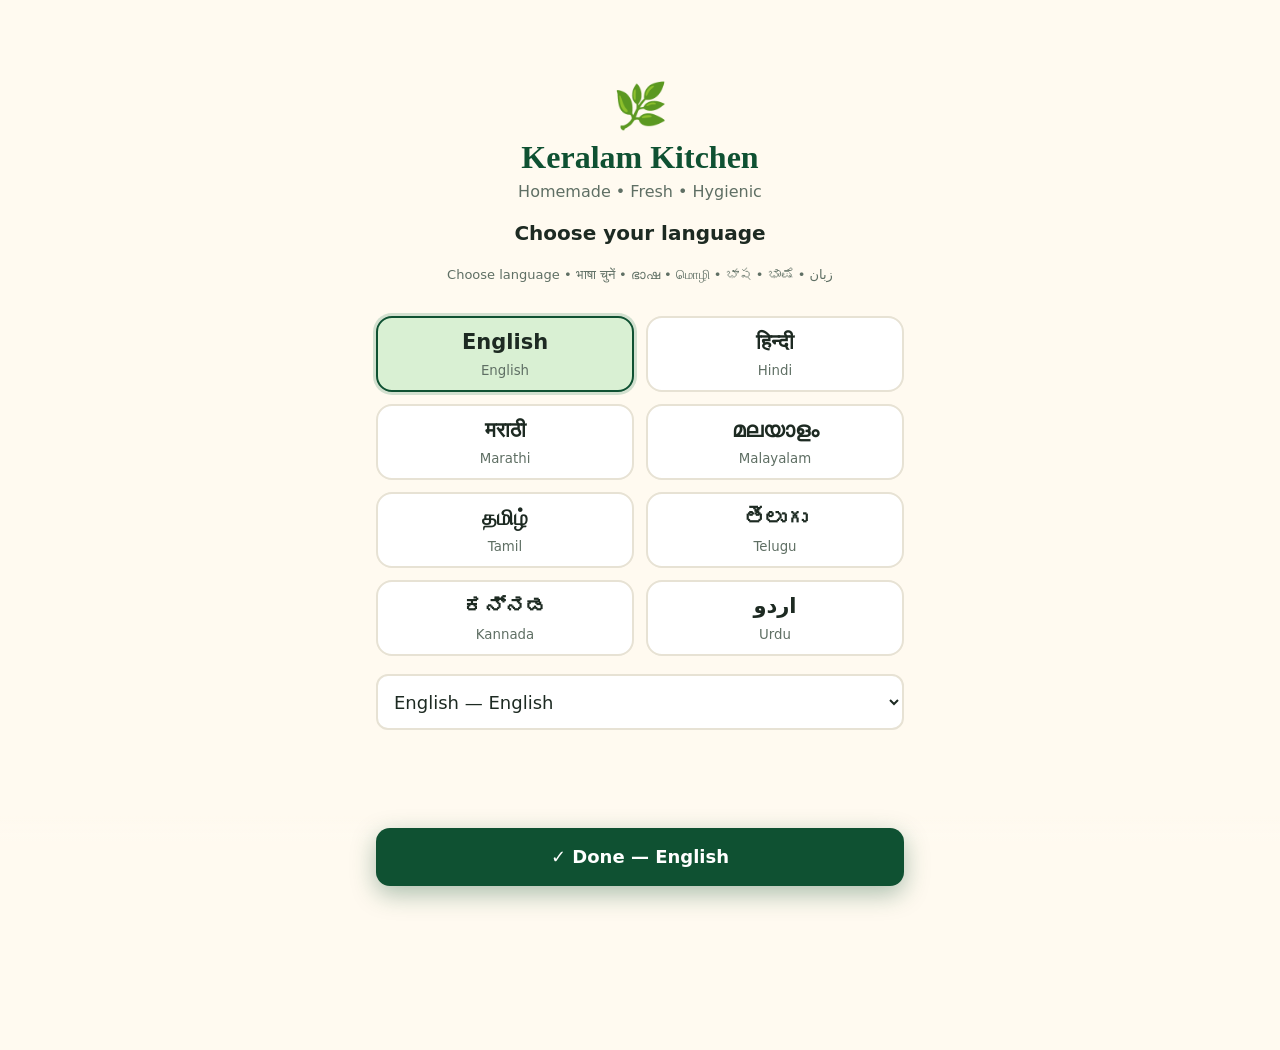
<file: index.html>
<!doctype html>
<html lang="en">
<head>
<meta charset="utf-8">
<meta name="viewport" content="width=device-width, initial-scale=1, viewport-fit=cover">
<meta name="theme-color" content="#0f5132">
<title>Keralam Kitchen — Homemade • Fresh • Hygienic</title>
<meta name="description" content="Order fresh homemade Idli & Dosa batter, coconut chutney, rotis and more.">
<link rel="manifest" href="manifest.json">
<link rel="icon" href="icon.svg" type="image/svg+xml">
<link rel="apple-touch-icon" href="icon-192.png">
<link rel="stylesheet" href="styles.css?v=6">
</head>
<body>
<div id="app"></div>
<noscript>Please enable JavaScript. WhatsApp / Call: 9594727293 / 7045610770</noscript>
<script src="config.js?v=6"></script>
<script src="core.js?v=6"></script>
<script src="i18n.js?v=6"></script>
<script src="common.js?v=6"></script>
<script src="app.js?v=6"></script>
</body>
</html>
</file>
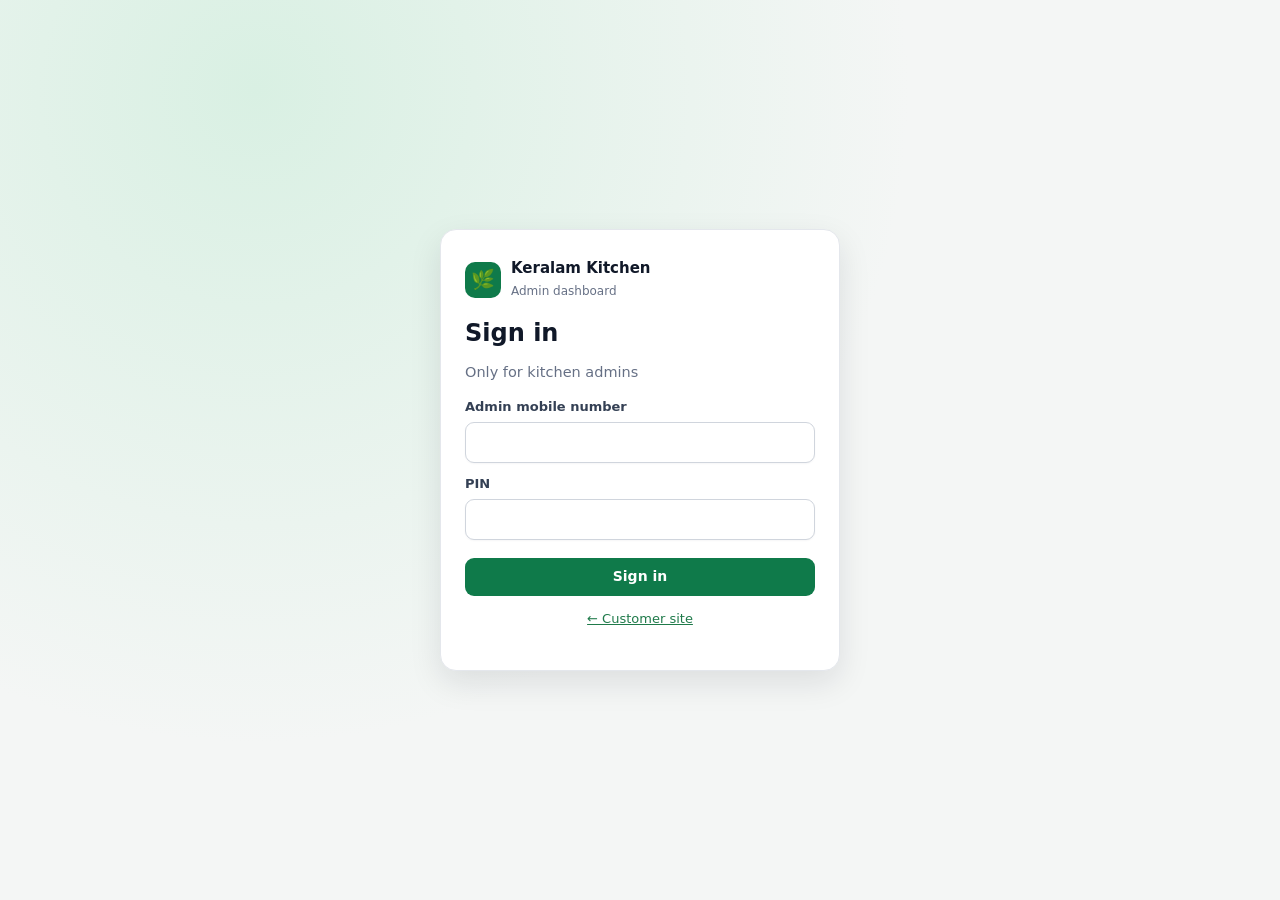
<file: admin.html>
<!doctype html>
<html lang="en">
<head>
<meta charset="utf-8">
<meta name="viewport" content="width=device-width, initial-scale=1, viewport-fit=cover">
<meta name="theme-color" content="#0b2a1c">
<meta name="robots" content="noindex">
<title>Keralam Kitchen — Admin</title>
<link rel="manifest" href="manifest.json">
<link rel="icon" href="icon.svg" type="image/svg+xml">
<link rel="stylesheet" href="styles.css?v=6">
<link rel="stylesheet" href="admin.css?v=6">
</head>
<body class="adm">
<div id="app"></div>
<script src="config.js?v=6"></script>
<script src="core.js?v=6"></script>
<script src="common.js?v=6"></script>
<script src="admin.js?v=6"></script>
</body>
</html>
</file>
<file: styles.css>
:root {
  --green: #0f5132; --green2: #1f7a4a; --leaf: #d9f0d3; --gold: #f4b91e; --gold2: #ffe08a;
  --cream: #fffaf0; --card: #ffffff; --ink: #1d2a22; --muted: #5f6f64; --line: #e7e2d4;
  --red: #b3261e; --warn: #fff1d6; --radius: 18px; --shadow: 0 4px 18px rgba(15, 81, 50, .10);
}
* { box-sizing: border-box; -webkit-tap-highlight-color: transparent; }
html, body { margin: 0; background: var(--cream); color: var(--ink); font-family: system-ui, -apple-system, "Segoe UI", Roboto, "Noto Sans", sans-serif; font-size: 16px; line-height: 1.45; }
body { padding-bottom: calc(150px + env(safe-area-inset-bottom)); }
button, input, select, textarea { font: inherit; color: inherit; }
img { max-width: 100%; display: block; }
a { color: var(--green2); }
.wrap { max-width: 680px; margin: 0 auto; padding: 0 16px; }
.muted { color: var(--muted); }
.small { font-size: 13px; }
.hidden { display: none !important; }
h1, h2, h3 { line-height: 1.2; margin: .2em 0 .4em; }
h1 { font-family: Georgia, "Times New Roman", serif; }

/* Buttons */
.btn { border: 0; border-radius: 14px; padding: 12px 18px; font-weight: 700; cursor: pointer; background: var(--leaf); color: var(--green); min-height: 48px; display: inline-flex; align-items: center; justify-content: center; gap: 8px; text-decoration: none; }
.btn.primary { background: var(--green); color: #fff; }
.btn.gold { background: var(--gold); color: #3a2b00; }
.btn.wa { background: #25d366; color: #fff; }
.btn.ghost { background: transparent; border: 2px solid var(--line); color: var(--ink); }
.btn.danger { background: #fde8e6; color: var(--red); }
.btn.big { width: 100%; font-size: 18px; min-height: 58px; }
.btn.sm { min-height: 38px; padding: 8px 12px; font-size: 14px; border-radius: 11px; }
.btn:disabled, .btn.disabled { opacity: .4; pointer-events: none; filter: grayscale(1); }
.chip { border: 2px solid var(--line); background: #fff; border-radius: 999px; padding: 8px 14px; font-weight: 600; cursor: pointer; min-height: 42px; }
.chip.on { border-color: var(--green); background: var(--leaf); color: var(--green); }
.tag { display: inline-block; font-size: 12px; font-weight: 700; padding: 3px 10px; border-radius: 999px; background: var(--gold2); color: #6b4b00; margin: 0 4px 4px 0; }
.tag.g { background: var(--leaf); color: var(--green); }

/* Inputs */
label.f { display: block; font-weight: 600; margin: 12px 0 4px; font-size: 14px; }
input.in, select.in, textarea.in { width: 100%; border: 2px solid var(--line); border-radius: 12px; padding: 12px; background: #fff; min-height: 48px; font-size: 16px; }
input.in:focus, select.in:focus, textarea.in:focus { outline: none; border-color: var(--green2); }
textarea.in { min-height: 80px; resize: vertical; }
.check { display: flex; gap: 10px; align-items: flex-start; margin: 12px 0; font-size: 14px; }
.check input { width: 22px; height: 22px; flex: none; accent-color: var(--green); }

/* Header */
.top { background: var(--green); color: #fff; padding: calc(12px + env(safe-area-inset-top)) 0 14px; position: sticky; top: 0; z-index: 20; box-shadow: 0 2px 12px rgba(0,0,0,.15); }
.top .wrap { display: flex; align-items: center; gap: 10px; }
.logo { font-family: Georgia, serif; font-size: 22px; font-weight: 700; line-height: 1; }
.logo small { display: block; font-family: system-ui, sans-serif; font-size: 12px; font-weight: 500; opacity: .85; margin-top: 4px; letter-spacing: .3px; }
.top .sp { flex: 1; }
.iconbtn { background: rgba(255,255,255,.14); border: 0; color: #fff; border-radius: 12px; min-height: 42px; padding: 0 12px; font-weight: 600; cursor: pointer; }
.dot { width: 10px; height: 10px; border-radius: 50%; display: inline-block; background: #aaa; }
.dot.on { background: #46e07a; box-shadow: 0 0 0 3px rgba(70,224,122,.3); }

/* Cards */
.card { background: var(--card); border-radius: var(--radius); box-shadow: var(--shadow); padding: 16px; margin: 14px 0; }
.banner { background: var(--leaf); border-radius: 14px; padding: 12px 14px; font-size: 14px; font-weight: 600; color: var(--green); margin: 14px 0; display: flex; gap: 10px; align-items: center; }
.item { display: grid; grid-template-columns: 120px 1fr; gap: 14px; }
.item-img { width: 120px; height: 120px; border-radius: 14px; overflow: hidden; background: linear-gradient(135deg, #f7efd9, #e6f3dd); display: flex; align-items: center; justify-content: center; font-size: 54px; }
.item-img img { width: 100%; height: 100%; object-fit: cover; }
.item h3 { font-size: 18px; margin: 2px 0; }
.item p { margin: 0 0 6px; font-size: 14px; color: var(--muted); }
.avail { font-size: 13px; font-weight: 700; color: var(--green2); margin: 4px 0 8px; }
.avail.tomorrow { color: #8a5a00; background: var(--warn); display: inline-block; padding: 4px 10px; border-radius: 10px; }
.variants, .addons { display: flex; flex-wrap: wrap; gap: 8px; margin: 6px 0; }
.row { display: flex; gap: 10px; align-items: center; flex-wrap: wrap; }
.between { justify-content: space-between; }
.stepper { display: inline-flex; align-items: center; border: 2px solid var(--line); border-radius: 14px; overflow: hidden; background: #fff; }
.stepper button { border: 0; background: transparent; width: 44px; height: 44px; font-size: 22px; font-weight: 700; cursor: pointer; color: var(--green); }
.stepper span { min-width: 30px; text-align: center; font-weight: 700; }
.stars { color: var(--gold); letter-spacing: 1px; }
@media (max-width: 420px) { .item { grid-template-columns: 1fr; } .item-img { width: 100%; height: 170px; } }

/* Bottom nav + cart bar */
.nav { position: fixed; bottom: 0; left: 0; right: 0; background: #fff; border-top: 1px solid var(--line); display: flex; padding-bottom: env(safe-area-inset-bottom); z-index: 30; }
.nav button { flex: 1; border: 0; background: none; padding: 8px 0 10px; font-size: 12px; font-weight: 600; color: var(--muted); cursor: pointer; min-height: 60px; position: relative; }
.nav button b { display: block; font-size: 22px; line-height: 1.2; }
.nav button.on { color: var(--green); }
.nav .badge { position: absolute; top: 4px; left: 54%; background: var(--red); color: #fff; font-size: 11px; border-radius: 999px; padding: 1px 6px; }
.cartbar { position: fixed; left: 12px; right: 12px; bottom: calc(72px + env(safe-area-inset-bottom)); z-index: 29; max-width: 656px; margin: 0 auto; }
.cartbar .btn { width: 100%; justify-content: space-between; box-shadow: 0 8px 24px rgba(15,81,50,.35); font-size: 17px; min-height: 58px; }

/* Sheets / modals */
.overlay { position: fixed; inset: 0; background: rgba(10, 30, 20, .45); z-index: 50; display: flex; align-items: flex-end; justify-content: center; animation: fade .2s; }
.sheet { background: var(--cream); width: 100%; max-width: 680px; max-height: 92vh; overflow-y: auto; border-radius: 24px 24px 0 0; padding: 18px 16px calc(24px + env(safe-area-inset-bottom)); animation: up .25s ease-out; }
.sheet .grab { width: 44px; height: 5px; background: var(--line); border-radius: 9px; margin: 0 auto 10px; }
.overlay.center { align-items: center; padding: 16px; }
.overlay.center .sheet { border-radius: 24px; }
@keyframes up { from { transform: translateY(40px); opacity: 0; } }
@keyframes fade { from { opacity: 0; } }
.line { display: flex; gap: 10px; align-items: center; padding: 10px 0; border-bottom: 1px dashed var(--line); }
.line .grow { flex: 1; }
.total { display: flex; justify-content: space-between; font-size: 20px; font-weight: 800; padding: 12px 0; }
.radio { display: flex; gap: 10px; align-items: center; border: 2px solid var(--line); border-radius: 14px; padding: 12px; margin: 8px 0; cursor: pointer; background: #fff; font-weight: 600; }
.radio input { width: 22px; height: 22px; accent-color: var(--green); }
.radio:has(input:checked) { border-color: var(--green); background: var(--leaf); }

/* Language screen */
.lang-screen { min-height: 100vh; display: flex; flex-direction: column; justify-content: center; padding: calc(20px + env(safe-area-inset-top)) 16px calc(20px + env(safe-area-inset-bottom)); max-width: 560px; margin: 0 auto; text-align: center; }
.lang-grid { display: grid; grid-template-columns: 1fr 1fr; gap: 12px; margin: 18px 0; }
.lang-btn { border: 2px solid var(--line); background: #fff; border-radius: 16px; min-height: 76px; cursor: pointer; padding: 8px; }
.lang-btn b { display: block; font-size: 21px; }
.lang-btn small { color: var(--muted); }
.lang-btn.on { border-color: var(--green); background: var(--leaf); box-shadow: 0 0 0 3px rgba(31,122,74,.2); }

/* Loader */
.loader { position: fixed; inset: 0; background: radial-gradient(circle at 50% 40%, #1f7a4a, #0b3d25); z-index: 100; display: flex; flex-direction: column; align-items: center; justify-content: center; color: #fff; text-align: center; padding: 16px; }
.loader svg { width: min(300px, 80vw); height: auto; }
.loader .bar { width: 220px; height: 8px; background: rgba(255,255,255,.2); border-radius: 9px; overflow: hidden; margin-top: 18px; }
.loader .bar i { display: block; height: 100%; width: 0; background: var(--gold); border-radius: 9px; animation: fill 3s ease-in-out forwards; }
@keyframes fill { to { width: 100%; } }
@keyframes sway { 0%,100% { transform: rotate(-4deg); } 50% { transform: rotate(4deg); } }
@keyframes flick { 0%,100% { transform: scaleY(1); opacity: 1; } 50% { transform: scaleY(1.25) translateY(-2px); opacity: .85; } }
@keyframes steam { 0% { transform: translateY(0) scale(.8); opacity: 0; } 30% { opacity: .9; } 100% { transform: translateY(-60px) scale(1.4); opacity: 0; } }
@keyframes stir { 0%,100% { transform: rotate(-14deg); } 50% { transform: rotate(14deg); } }
@keyframes bubble { 0%,100% { transform: scale(.6); opacity: .4; } 50% { transform: scale(1); opacity: 1; } }
.palm { transform-origin: 40px 190px; animation: sway 3s ease-in-out infinite; }
.flame { transform-origin: center bottom; transform-box: fill-box; animation: flick .5s ease-in-out infinite; }
.flame:nth-child(2) { animation-delay: .15s; } .flame:nth-child(3) { animation-delay: .3s; }
.steam path { animation: steam 2s ease-out infinite; transform-box: fill-box; }
.steam path:nth-child(2) { animation-delay: .6s; } .steam path:nth-child(3) { animation-delay: 1.2s; }
.ladle { transform-origin: 160px 120px; animation: stir 1.2s ease-in-out infinite; }
.bub { transform-box: fill-box; transform-origin: center; animation: bubble 1s ease-in-out infinite; }
.bub:nth-child(2) { animation-delay: .3s; } .bub:nth-child(3) { animation-delay: .6s; }

/* Orders */
.status { display: inline-block; padding: 4px 10px; border-radius: 999px; font-size: 12px; font-weight: 800; text-transform: uppercase; letter-spacing: .4px; }
.s-placed { background: #e8f0ff; color: #1d4ed8; } .s-accepted { background: #ede9fe; color: #6d28d9; }
.s-preparing { background: var(--warn); color: #8a5a00; } .s-ready { background: #d1fae5; color: #047857; }
.s-collected { background: #eee; color: #444; } .s-cancelled { background: #fde8e6; color: var(--red); }
.timer { font-weight: 800; color: var(--green); }
.note { font-size: 12.5px; color: var(--muted); margin-top: 10px; }
.success { text-align: center; padding: 10px 0; }
.success .tick { width: 84px; height: 84px; border-radius: 50%; background: var(--green); color: #fff; font-size: 46px; display: flex; align-items: center; justify-content: center; margin: 6px auto 10px; animation: pop .4s cubic-bezier(.2,1.6,.4,1); }
@keyframes pop { from { transform: scale(.2); } }

/* Chat */
.chat { display: flex; flex-direction: column; gap: 8px; max-height: 46vh; overflow-y: auto; padding: 8px 2px; }
.msg { max-width: 80%; padding: 9px 12px; border-radius: 14px; font-size: 15px; }
.msg.me { align-self: flex-end; background: var(--green); color: #fff; border-bottom-right-radius: 4px; }
.msg.them { align-self: flex-start; background: #fff; border: 1px solid var(--line); border-bottom-left-radius: 4px; }
.msg small { display: block; opacity: .7; font-size: 11px; margin-top: 2px; }

.review { border-bottom: 1px solid var(--line); padding: 10px 0; }
.review img { width: 90px; height: 90px; object-fit: cover; border-radius: 10px; margin-top: 6px; }
.bigstars button { font-size: 38px; background: none; border: 0; cursor: pointer; color: #ccc; padding: 0 2px; }
.bigstars button.on { color: var(--gold); }
.photo-prev { width: 110px; height: 110px; object-fit: cover; border-radius: 12px; margin-top: 8px; }

#toast { position: fixed; left: 50%; bottom: calc(150px + env(safe-area-inset-bottom)); transform: translateX(-50%) translateY(20px); background: #1d2a22; color: #fff; padding: 12px 18px; border-radius: 14px; z-index: 200; opacity: 0; transition: .25s; pointer-events: none; max-width: 90vw; text-align: center; font-weight: 600; }
#toast.show { opacity: 1; transform: translateX(-50%) translateY(0); }
.demo { background: #fff3cd; color: #6b4b00; font-size: 12px; text-align: center; padding: 6px; }
[dir=rtl] .line, [dir=rtl] .row { direction: rtl; }

/* ---- v5: accounts, sticky language button, avatar, popups ---- */
.lang-done { position: fixed; left: 0; right: 0; bottom: 0; padding: 12px 16px calc(14px + env(safe-area-inset-bottom)); background: linear-gradient(to top, var(--cream) 70%, rgba(255,250,240,0)); z-index: 40; }
.lang-done .btn { max-width: 528px; margin: 0 auto; display: flex; box-shadow: 0 8px 24px rgba(15,81,50,.35); }
.logo-btn { background: none; border: 0; color: inherit; text-align: left; padding: 0; cursor: pointer; }
.avatar { display: inline-flex; align-items: center; justify-content: center; border-radius: 50%; object-fit: cover; background: var(--gold); color: #3a2b00; font-weight: 800; flex: none; border: 2px solid #fff; box-shadow: 0 2px 8px rgba(0,0,0,.12); }
.avbtn { padding: 0 4px; background: transparent; }
.auth-screen { max-width: 480px; margin: 0 auto; padding: calc(16px + env(safe-area-inset-top)) 16px 40px; }
.auth-hero { text-align: center; color: var(--green); padding: 18px 0 4px; }
.auth-hero h1 { margin: 4px 0 0; } .auth-hero p { margin: 4px 0 0; color: var(--muted); }
.auth-card { padding: 18px; }
.seg { display: flex; background: var(--leaf); border-radius: 14px; padding: 4px; gap: 4px; }
.seg button { flex: 1; border: 0; background: transparent; border-radius: 11px; min-height: 44px; font-weight: 700; color: var(--green); cursor: pointer; }
.seg button.on { background: #fff; box-shadow: 0 2px 8px rgba(15,81,50,.15); }
.pin-in { letter-spacing: 8px; font-size: 22px !important; text-align: center; }
.banner.warn { background: var(--warn); color: #8a5a00; }
.me-line { display: flex; align-items: center; gap: 10px; background: #fff; border: 2px solid var(--line); border-radius: 14px; padding: 10px; margin-top: 10px; }
.phone-link { display: inline-block; margin: 4px; padding: 8px 12px; border-radius: 999px; background: #e7f9ee; color: #128c4a; font-weight: 700; text-decoration: none; }
.sad { font-size: 84px; line-height: 1; margin: 6px 0 8px; animation: sadbob 1.4s ease-in-out infinite; }
@keyframes sadbob { 0%,100% { transform: translateY(0) rotate(-4deg); } 50% { transform: translateY(6px) rotate(4deg); } }
/* ---- v6 ---- */
.ic { flex: none; vertical-align: -0.2em; }
.nav b { display: flex; justify-content: center; color: var(--green2); }
.nav button.on b { color: var(--green); }
.iconbtn { display: inline-flex; align-items: center; gap: 4px; color: var(--green); text-decoration: none; }
.logo-btn { display: inline-flex; align-items: center; gap: 8px; }
.logo-btn span { display: flex; flex-direction: column; text-align: left; }
.logo-img { width: 38px; height: 38px; border-radius: 10px; object-fit: cover; background: #fff; }
.contact-row { display: flex; flex-direction: column; gap: 8px; margin: 14px 0 24px; }
.contact-chip { display: flex; align-items: center; gap: 8px; background: #fff; border-radius: 14px; padding: 8px 10px; box-shadow: 0 1px 4px rgba(0,0,0,.06); }
.contact-chip b { flex: 1; font-size: 16px; }
.or-line { display: flex; align-items: center; gap: 10px; margin: 12px 0; color: #888; font-size: 13px; }
.or-line::before, .or-line::after { content: ''; flex: 1; height: 1px; background: #ddd; }
.qr-box { text-align: center; margin-top: 10px; } .qr-box img { width: 200px; max-width: 70vw; border-radius: 12px; background: #fff; padding: 6px; border: 1px solid #e5e5e5; } .qr-box small { display: block; color: #666; }
.auth-hero-s { font-size: 18px; color: var(--green); }
.auth-sheet .auth-card { margin-top: 6px; }
.big-ic { color: var(--green2); margin: 6px 0; }
#toast .toast-undo { margin-left: 12px; background: #fff; color: var(--green); border: 0; border-radius: 999px; padding: 4px 12px; font-weight: 700; }
</file>
<file: admin.css>
/* Keralam Kitchen — admin dashboard design (v5) */
:root {
  --a-bg: #f4f6f5; --a-card: #ffffff; --a-ink: #101828; --a-muted: #667085; --a-line: #e4e7ec;
  --a-g: #0f7a4a; --a-g2: #0b5d38; --a-gs: #e7f6ee; --a-side: #0b2a1c; --a-side2: #123b28;
  --a-r: #d92d20; --a-rs: #fef3f2; --a-y: #b54708; --a-ys: #fffaeb; --a-b: #175cd3; --a-bs: #eff8ff;
  --a-rad: 12px; --a-sh: 0 1px 2px rgba(16,24,40,.06), 0 1px 3px rgba(16,24,40,.08);
}
body.adm, body.adm-login { background: var(--a-bg); color: var(--a-ink); padding: 0; font-family: "Inter", system-ui, -apple-system, "Segoe UI", Roboto, sans-serif; font-size: 14.5px; font-variant-numeric: tabular-nums; }
body.adm a { color: var(--a-g); }
.muted { color: var(--a-muted); }
.boot { padding: 80px 16px; text-align: center; color: var(--a-muted); }

/* Buttons & inputs */
.b { border: 1px solid transparent; border-radius: 9px; padding: 9px 14px; font-weight: 600; font-size: 14px; cursor: pointer; display: inline-flex; align-items: center; justify-content: center; gap: 6px; text-decoration: none !important; min-height: 38px; line-height: 1.1; transition: background .15s, border-color .15s; white-space: nowrap; }
.b-pri { background: var(--a-g); color: #fff !important; } .b-pri:hover { background: var(--a-g2); }
.b-ghost { background: #fff; border-color: var(--a-line); color: var(--a-ink) !important; } .b-ghost:hover { background: #f9fafb; }
.b-dan { background: var(--a-rs); color: var(--a-r) !important; border-color: #fecdca; }
.b-wa { background: #25d366; color: #fff !important; }
.b-gold { background: #fdb022; color: #3a2b00 !important; }
.b-sm { min-height: 34px; padding: 6px 11px; font-size: 13px; }
.b-xs { min-height: 28px; padding: 4px 9px; font-size: 12px; border-radius: 7px; }
.b-full { width: 100%; }
.b-icon { background: #fff; border-color: var(--a-line); width: 38px; padding: 0; font-size: 17px; color: var(--a-ink); }
.b:disabled { opacity: .5; pointer-events: none; }
.lbl { display: block; font-weight: 600; font-size: 13px; color: #344054; margin: 12px 0 5px; }
.inp { width: 100%; border: 1px solid #d0d5dd; border-radius: 9px; padding: 9px 12px; background: #fff; min-height: 40px; font-size: 14.5px; box-shadow: 0 1px 2px rgba(16,24,40,.04); }
.inp:focus { outline: none; border-color: var(--a-g); box-shadow: 0 0 0 3px rgba(15,122,74,.15); }
textarea.inp { min-height: 76px; resize: vertical; }
.sw { display: inline-flex; align-items: center; gap: 8px; font-size: 13.5px; font-weight: 600; cursor: pointer; }
.sw input { width: 18px; height: 18px; accent-color: var(--a-g); }
.pill { display: inline-flex; align-items: center; gap: 4px; padding: 2px 9px; border-radius: 999px; font-size: 12px; font-weight: 600; background: #f2f4f7; color: #344054; }
.pill.g { background: var(--a-gs); color: var(--a-g); } .pill.r { background: var(--a-rs); color: var(--a-r); }
.pill.y { background: var(--a-ys); color: var(--a-y); } .pill.b { background: var(--a-bs); color: var(--a-b); }
.txt-g { color: var(--a-g); } .txt-y { color: var(--a-y); }
.av { display: inline-flex; align-items: center; justify-content: center; border-radius: 50%; object-fit: cover; background: linear-gradient(135deg, #fdb022, #f79009); color: #fff; font-weight: 700; flex: none; }
.empty { color: var(--a-muted); text-align: center; padding: 18px 8px; margin: 0; }
.err { color: var(--a-r); font-weight: 600; }

/* Login */
.login-wrap { min-height: 100vh; display: flex; align-items: center; justify-content: center; padding: 16px; background: radial-gradient(circle at 20% 10%, #d9f0e3, transparent 50%), var(--a-bg); }
.login-card { width: 100%; max-width: 400px; background: #fff; border-radius: 16px; padding: 28px 24px; box-shadow: 0 12px 32px rgba(16,24,40,.10); border: 1px solid var(--a-line); }
.login-card h1 { font-family: inherit; font-size: 24px; margin: 18px 0 4px; }
.brand { display: flex; align-items: center; gap: 10px; }
.brand b { display: block; font-size: 15px; } .brand small { color: var(--a-muted); font-size: 12px; }
.brand-mark { width: 36px; height: 36px; border-radius: 10px; background: var(--a-g); display: inline-flex; align-items: center; justify-content: center; font-size: 19px; }

/* Shell */
.shell { display: grid; grid-template-columns: 248px 1fr; min-height: 100vh; }
.side { background: var(--a-side); color: #cfe3d8; position: sticky; top: 0; height: 100vh; display: flex; flex-direction: column; padding: 18px 12px; overflow-y: auto; }
.side .brand b { color: #fff; } .side .brand small { color: #8fb3a0; }
.side .brand { padding: 0 8px 18px; border-bottom: 1px solid rgba(255,255,255,.08); }
.side nav { display: flex; flex-direction: column; gap: 2px; margin-top: 14px; flex: 1; }
.side nav button { display: flex; align-items: center; gap: 10px; background: none; border: 0; color: #cfe3d8; padding: 10px 10px; border-radius: 9px; font-size: 14px; font-weight: 500; cursor: pointer; text-align: left; }
.side nav button:hover { background: rgba(255,255,255,.06); color: #fff; }
.side nav button.on { background: var(--a-side2); color: #fff; font-weight: 600; box-shadow: inset 3px 0 0 #3ccf7f; }
.ni { width: 22px; text-align: center; } .nl { flex: 1; }
.nb { background: rgba(255,255,255,.16); color: #fff; font-size: 11px; font-weight: 700; border-radius: 999px; padding: 1px 7px; min-width: 20px; text-align: center; }
.nb.red { background: var(--a-r); }
.side-foot { border-top: 1px solid rgba(255,255,255,.08); padding-top: 12px; display: flex; flex-direction: column; gap: 8px; }
.side-foot .b-ghost { background: transparent; border-color: rgba(255,255,255,.16); color: #cfe3d8 !important; }
.who { display: flex; gap: 10px; align-items: center; padding: 0 4px 4px; }
.who b { color: #fff; display: block; font-size: 13px; } .who small { color: #8fb3a0; font-size: 11.5px; }
.main { min-width: 0; display: flex; flex-direction: column; }
.topbar { position: sticky; top: 0; z-index: 20; background: rgba(244,246,245,.92); backdrop-filter: blur(8px); border-bottom: 1px solid var(--a-line); display: flex; align-items: center; gap: 10px; padding: 12px 24px; }
.topbar h1 { font-family: inherit; font-size: 20px; margin: 0; font-weight: 700; }
.topbar small { color: var(--a-muted); font-size: 12.5px; }
.topbar .sp { flex: 1; }
.hamb { display: none; }
.live { display: inline-flex; align-items: center; gap: 6px; font-size: 12px; font-weight: 600; color: var(--a-g); background: var(--a-gs); padding: 4px 10px; border-radius: 999px; }
.live i { width: 7px; height: 7px; border-radius: 50%; background: #12b76a; animation: blink 1.6s infinite; }
@keyframes blink { 50% { opacity: .3; } }
.content { padding: 20px 24px 40px; max-width: 1320px; width: 100%; }
.scrim, .bnav { display: none; }

/* Building blocks */
.kpis { display: grid; grid-template-columns: repeat(auto-fill, minmax(170px, 1fr)); gap: 12px; margin-bottom: 16px; }
.kpi { background: var(--a-card); border: 1px solid var(--a-line); border-radius: var(--a-rad); padding: 14px 16px; box-shadow: var(--a-sh); position: relative; overflow: hidden; }
.kpi::before { content: ''; position: absolute; left: 0; top: 0; bottom: 0; width: 3px; background: #d0d5dd; }
.kpi.tone-g::before { background: #12b76a; } .kpi.tone-b::before { background: #2e90fa; } .kpi.tone-y::before { background: #fdb022; } .kpi.tone-r::before { background: #f04438; }
.kpi span { display: block; font-size: 12.5px; color: var(--a-muted); font-weight: 500; }
.kpi b { display: block; font-size: 24px; font-weight: 700; margin-top: 4px; letter-spacing: -.3px; color: var(--a-ink); }
.kpi small { display: block; font-size: 12px; color: var(--a-muted); margin-top: 2px; }
.kpis.mini { grid-template-columns: repeat(auto-fill, minmax(140px, 1fr)); } .kpis.mini b { font-size: 20px; }
.pane { background: var(--a-card); border: 1px solid var(--a-line); border-radius: var(--a-rad); padding: 16px; box-shadow: var(--a-sh); margin-bottom: 16px; }
.pane h3 { font-size: 15px; margin: 0 0 10px; }
.pane-h { display: flex; align-items: center; justify-content: space-between; gap: 10px; margin-bottom: 10px; } .pane-h h3 { margin: 0; }
.grid2 { display: grid; grid-template-columns: 1fr 1fr; gap: 16px; } .grid2 > .pane { margin-bottom: 0; } .grid2 + .pane, .pane + .grid2 { margin-top: 16px; }
.toolbar { display: flex; align-items: center; gap: 10px; flex-wrap: wrap; margin-bottom: 14px; }
.toolbar .search { max-width: 320px; flex: 1; }
.tabs-s { display: flex; gap: 4px; background: #fff; border: 1px solid var(--a-line); border-radius: 10px; padding: 3px; overflow-x: auto; max-width: 100%; }
.tabs-s button { border: 0; background: none; padding: 7px 12px; border-radius: 7px; font-weight: 600; font-size: 13px; color: var(--a-muted); cursor: pointer; white-space: nowrap; }
.tabs-s button span { font-size: 11.5px; background: #f2f4f7; border-radius: 999px; padding: 1px 7px; margin-left: 4px; color: #475467; }
.tabs-s button.on { background: var(--a-gs); color: var(--a-g); } .tabs-s button.on span { background: #fff; }
.att { display: block; width: 100%; text-align: left; border: 1px solid; border-radius: 10px; padding: 10px 12px; margin-bottom: 8px; cursor: pointer; font-size: 13.5px; }
.att.r { background: var(--a-rs); border-color: #fecdca; color: #912018; } .att.b { background: var(--a-bs); border-color: #b2ddff; color: #194185; } .att.y { background: var(--a-ys); border-color: #fedf89; color: #7a2e0e; }
.pick { display: flex; align-items: center; gap: 10px; padding: 9px 0; border-bottom: 1px solid #f2f4f7; }
.pick:last-child { border-bottom: 0; }
.pick-t { font-weight: 700; font-size: 13px; background: #f2f4f7; border-radius: 7px; padding: 4px 8px; white-space: nowrap; }

/* Activity */
.act-list { display: flex; flex-direction: column; }
.act { display: flex; gap: 10px; align-items: flex-start; padding: 9px 0; border-bottom: 1px solid #f2f4f7; }
.act:last-child { border-bottom: 0; }
.act-ic { width: 30px; height: 30px; border-radius: 8px; background: #f2f4f7; display: inline-flex; align-items: center; justify-content: center; font-size: 15px; flex: none; }
.act-ic.g { background: var(--a-gs); } .act-ic.r { background: var(--a-rs); } .act-ic.y { background: var(--a-ys); } .act-ic.b { background: var(--a-bs); }
.act-b { flex: 1; min-width: 0; font-size: 13.5px; }
.act-who { font-weight: 600; color: var(--a-ink) !important; text-decoration: none !important; }
.act-t { color: #475467; font-size: 13px; word-break: break-word; }
.act-time { font-size: 12px; color: var(--a-muted); white-space: nowrap; }

/* Orders */
.ogrid { display: grid; grid-template-columns: repeat(auto-fill, minmax(330px, 1fr)); gap: 14px; }
.ocard { background: #fff; border: 1px solid var(--a-line); border-radius: var(--a-rad); padding: 14px; box-shadow: var(--a-sh); display: flex; flex-direction: column; gap: 6px; }
.ocard.stale { border-color: #f97066; box-shadow: 0 0 0 3px rgba(240,68,56,.15); }
.oc-h { display: flex; justify-content: space-between; align-items: center; gap: 8px; }
.oid { font-size: 15px; letter-spacing: .3px; } .amt { font-size: 17px; }
.oc-c { display: flex; justify-content: space-between; align-items: center; gap: 8px; }
.oc-m { display: flex; justify-content: space-between; gap: 8px; font-size: 13px; flex-wrap: wrap; }
.oc-items { background: #f9fafb; border-radius: 8px; padding: 8px 10px; font-size: 13.5px; display: flex; flex-direction: column; gap: 3px; }
.note-box { background: var(--a-ys); color: #7a2e0e; border-radius: 8px; padding: 7px 10px; font-size: 13px; margin-top: 6px; }
.oc-a { display: flex; flex-wrap: wrap; gap: 6px; margin-top: 6px; align-items: center; }
.prep b:first-child { display: block; margin-bottom: 8px; }
.prep-g { display: grid; grid-template-columns: repeat(auto-fill, minmax(220px, 1fr)); gap: 8px; }
.prep-g div { display: flex; justify-content: space-between; gap: 8px; background: #f9fafb; border-radius: 8px; padding: 8px 10px; font-size: 13.5px; }
.prep-g b { color: var(--a-g); font-size: 16px; }
body.adm .status { font-size: 11px; padding: 3px 8px; border-radius: 6px; }

/* Tables */
.tbl-wrap { overflow-x: auto; border: 1px solid var(--a-line); border-radius: var(--a-rad); background: #fff; box-shadow: var(--a-sh); }
.pane .tbl-wrap { box-shadow: none; }
.tbl { width: 100%; border-collapse: collapse; font-size: 13.5px; }
.tbl th { background: #f9fafb; color: var(--a-muted); font-weight: 600; font-size: 12px; text-align: left; padding: 10px 12px; border-bottom: 1px solid var(--a-line); white-space: nowrap; }
.tbl td { padding: 10px 12px; border-bottom: 1px solid #f2f4f7; white-space: nowrap; }
.tbl tr:last-child td { border-bottom: 0; }
.tbl .n { text-align: right; }
.tbl tr.click { cursor: pointer; } .tbl tr.click:hover td { background: #f9fafb; }
.pin { font-family: ui-monospace, Menlo, monospace; background: #f2f4f7; border-radius: 6px; padding: 2px 8px; cursor: pointer; font-weight: 700; letter-spacing: 1px; user-select: all; }
.pin.big { font-size: 20px; }

/* Menu */
.mgrid { display: grid; grid-template-columns: repeat(auto-fill, minmax(320px, 1fr)); gap: 14px; } .mgrid .pane { margin: 0; }
.mimg { width: 56px; height: 56px; border-radius: 10px; overflow: hidden; background: #f2f4f7; display: flex; align-items: center; justify-content: center; font-size: 28px; flex: none; }
.mimg img { width: 100%; height: 100%; object-fit: cover; }

/* Charts */
.bars { display: flex; align-items: flex-end; gap: 3px; height: 170px; padding-top: 10px; border-bottom: 1px solid var(--a-line); margin-bottom: 6px; }
.bars .bar { flex: 1; height: 100%; display: flex; flex-direction: column-reverse; gap: 1px; }
.bars .bar i { display: block; background: #12b76a; border-radius: 3px 3px 0 0; min-height: 0; }
.bars .bar i.c { background: #fda29b; border-radius: 0; }
.bars .bar:hover i { filter: brightness(.9); }
.lg { display: inline-block; width: 10px; height: 10px; border-radius: 3px; margin: 0 4px 0 10px; vertical-align: -1px; } .lg.g { background: #12b76a; } .lg.r { background: #fda29b; }
.review { border-bottom: 1px solid #f2f4f7; padding: 10px 0; }

/* Chat */
.chatbox { display: grid; grid-template-columns: 300px 1fr; padding: 0; overflow: hidden; height: min(640px, calc(100vh - 190px)); }
.threads { border-right: 1px solid var(--a-line); overflow-y: auto; }
.thread { display: flex; gap: 10px; align-items: center; width: 100%; background: none; border: 0; border-bottom: 1px solid #f2f4f7; padding: 12px 14px; text-align: left; cursor: pointer; }
.thread:hover { background: #f9fafb; } .thread.on { background: var(--a-gs); }
.ell { white-space: nowrap; overflow: hidden; text-overflow: ellipsis; }
.dotn { width: 9px; height: 9px; border-radius: 50%; background: var(--a-b); flex: none; }
.conv { display: flex; flex-direction: column; min-width: 0; }
.conv-h { display: flex; align-items: center; gap: 10px; padding: 10px 14px; border-bottom: 1px solid var(--a-line); }
.conv .chat { flex: 1; max-height: none; padding: 14px; background: #f9fafb; }
body.adm .msg.me { background: var(--a-g); } body.adm .msg.them { border-color: var(--a-line); }
.only-m { display: none; }

/* Modal panels */
body.adm .overlay { background: rgba(16,24,40,.5); backdrop-filter: blur(2px); }
.sheet.panel { background: #fff; max-width: 560px; border-radius: 16px; padding: 20px; box-shadow: 0 20px 48px rgba(16,24,40,.22); }
.sheet.panel.wide { max-width: 880px; }
.sheet.panel h2 { font-family: inherit; font-size: 19px; }
.sheet.panel h3 { font-size: 14.5px; margin: 0 0 8px; }
.form2 { display: grid; grid-template-columns: 1fr 1fr; gap: 0 12px; }
.form2.f3 { grid-template-columns: 1.4fr 1fr 1.4fr; }
body.adm #toast { bottom: 24px; background: #101828; font-size: 14px; }

/* Responsive */
@media (max-width: 1100px) { .grid2 { grid-template-columns: 1fr; } .grid2 > .pane { margin-bottom: 0; } }
@media (max-width: 900px) {
  .shell { grid-template-columns: 1fr; }
  .side { position: fixed; left: 0; top: 0; bottom: 0; width: 270px; z-index: 60; transform: translateX(-100%); transition: transform .22s ease; }
  .shell.open .side { transform: none; box-shadow: 8px 0 32px rgba(0,0,0,.3); }
  .shell.open .scrim { display: block; position: fixed; inset: 0; background: rgba(16,24,40,.45); z-index: 55; }
  .hamb { display: inline-flex; }
  .topbar { padding: 10px 14px; padding-top: calc(10px + env(safe-area-inset-top)); }
  .topbar h1 { font-size: 18px; }
  .content { padding: 14px 14px calc(90px + env(safe-area-inset-bottom)); }
  .bnav { display: flex; position: fixed; bottom: 0; left: 0; right: 0; background: #fff; border-top: 1px solid var(--a-line); z-index: 40; padding-bottom: env(safe-area-inset-bottom); }
  .bnav button { flex: 1; border: 0; background: none; padding: 7px 0 9px; font-size: 11px; font-weight: 600; color: var(--a-muted); cursor: pointer; position: relative; min-height: 58px; }
  .bnav button b { display: block; font-size: 20px; line-height: 1.25; }
  .bnav button.on { color: var(--a-g); }
  .bnav .nb { position: absolute; top: 4px; left: 56%; background: var(--a-r); }
  .chatbox { grid-template-columns: 1fr; height: calc(100vh - 210px); }
  .chatbox .conv { display: none; } .chatbox.has .threads { display: none; } .chatbox.has .conv { display: flex; }
  .only-m { display: inline-flex; }
  body.adm #toast { bottom: calc(80px + env(safe-area-inset-bottom)); }
}
@media (max-width: 560px) {
  .kpis { grid-template-columns: 1fr 1fr; gap: 10px; } .kpi { padding: 12px; } .kpi b { font-size: 20px; }
  .ogrid, .mgrid { grid-template-columns: 1fr; }
  .form2, .form2.f3 { grid-template-columns: 1fr; }
  .hide-xs, .live { display: none; }
  .topbar small { display: none; }
  .sheet.panel { padding: 16px; max-height: 88vh; }
  .toolbar .search { max-width: none; flex-basis: 100%; }
}
/* ---- v6 ---- */
.ic { flex: none; vertical-align: -0.2em; }
.ni { display: inline-flex; align-items: center; justify-content: center; color: #8fe0b4; }
.side nav button.on .ni { color: #fff; }
.bnav b { display: flex; justify-content: center; color: var(--a-g); }
.b { display: inline-flex; align-items: center; justify-content: center; gap: 6px; }
.b-icon { color: var(--a-g); }
.b-del { color: var(--a-r) !important; }
.txt-r { color: var(--a-r); }
.pill.b { background: #e6f0ff; color: #1d4ed8; } .pill { margin-right: 4px; }
.brand-logo { width: 36px; height: 36px; border-radius: 10px; object-fit: cover; background: #fff; }
.nbanner { display: flex; align-items: center; gap: 10px; margin: 12px 20px 0; padding: 10px 14px; border-radius: 12px; background: #fff7e0; border: 1px solid #f3d98a; color: #6b4e00; font-size: 14px; }
.nbanner span { flex: 1; } .nbanner .ic { color: #b7791f; }
.fab-calc { position: fixed; right: 18px; bottom: 18px; width: 52px; height: 52px; border-radius: 50%; border: 0; background: var(--a-g); color: #fff; box-shadow: 0 6px 20px rgba(0,0,0,.2); display: none; align-items: center; justify-content: center; z-index: 40; cursor: pointer; }
@media (max-width: 900px) { .fab-calc { display: flex; bottom: 82px; } }
.calc-pop { position: fixed; right: 18px; bottom: 18px; width: 300px; max-width: calc(100vw - 24px); max-height: calc(100vh - 40px); overflow: auto; background: var(--a-card, #fff); border: 1px solid var(--a-line); border-radius: 18px; box-shadow: 0 16px 48px rgba(0,0,0,.22); z-index: 120; padding: 12px; }
@media (max-width: 900px) { .calc-pop { right: 12px; bottom: 80px; } }
.calc-h { display: flex; justify-content: space-between; align-items: center; margin-bottom: 8px; color: var(--a-g); }
.calc-in { width: 100%; box-sizing: border-box; font-size: 26px; text-align: right; border: 1px solid var(--a-line); border-radius: 12px; padding: 10px 12px; font-variant-numeric: tabular-nums; }
.calc-res { text-align: right; color: var(--a-g); font-weight: 700; min-height: 22px; margin: 4px 2px; }
.calc-k { display: grid; grid-template-columns: repeat(4, 1fr); gap: 6px; }
.calc-k button { height: 46px; border-radius: 12px; border: 1px solid var(--a-line); background: #f7faf8; font-size: 18px; font-weight: 600; cursor: pointer; }
.calc-k button.op { background: var(--a-gs); color: var(--a-g); } .calc-k button[data-c="="] { background: var(--a-g); color: #fff; }
.calc-hist { margin-top: 10px; display: flex; flex-direction: column; gap: 4px; max-height: 160px; overflow: auto; }
.calc-hist button { text-align: right; border: 0; background: none; padding: 4px 6px; border-radius: 8px; cursor: pointer; font-size: 14px; color: inherit; }
.calc-hist button:hover { background: var(--a-gs); }
.qr-prev { width: 110px; height: 110px; object-fit: contain; border: 1px solid var(--a-line); border-radius: 10px; background: #fff; }
.logo-prev { width: 56px; height: 56px; object-fit: cover; border-radius: 12px; border: 1px solid var(--a-line); }
.ai-b { margin-left: 6px; color: var(--a-g) !important; }
.msg.pending { opacity: .6; }
.inp.inline { display: inline-block; padding: 4px 8px; min-height: 0; }
.cz { display: flex; margin: 6px 0; }
#toast .toast-undo { margin-left: 12px; background: #fff; color: #0b5d38; border: 0; border-radius: 999px; padding: 4px 12px; font-weight: 700; cursor: pointer; display: inline-flex; align-items: center; gap: 4px; }
</file>
